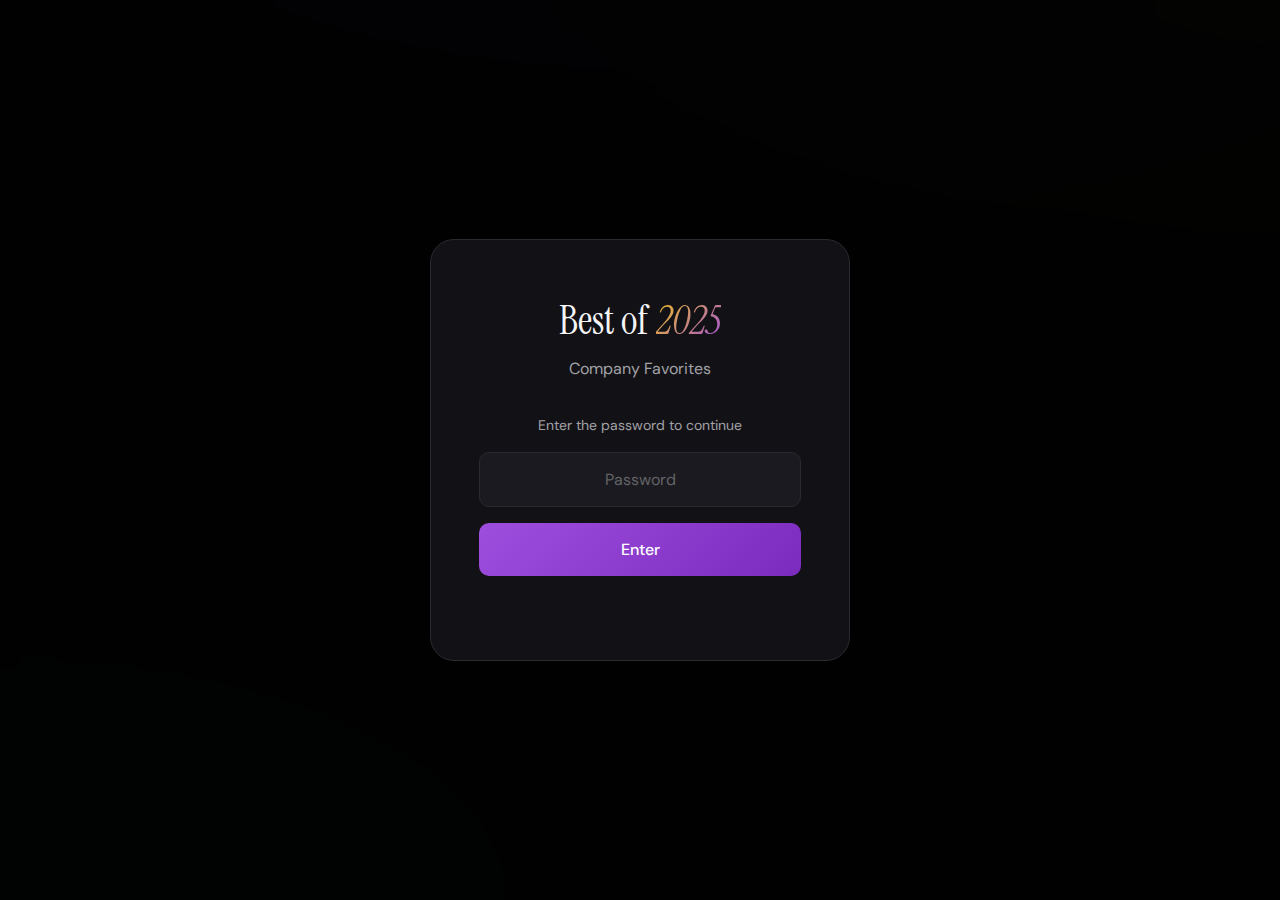
<file: index.html>
<!DOCTYPE html>
<html lang="en">
<head>
  <meta charset="UTF-8">
  <meta name="viewport" content="width=device-width, initial-scale=1.0">
  <title>Best of 2025 | Company Picks</title>
  <link rel="icon" type="image/svg+xml" href="favicon.svg">
  <link rel="stylesheet" href="styles.css">
  <link rel="preconnect" href="https://fonts.googleapis.com">
  <link rel="preconnect" href="https://fonts.gstatic.com" crossorigin>
  <link href="https://fonts.googleapis.com/css2?family=Instrument+Serif:ital@0;1&family=DM+Sans:opsz,wght@9..40,300;9..40,400;9..40,500;9..40,600&display=swap" rel="stylesheet">
</head>
<body>
  <!-- Password Gate Modal -->
  <div id="password-modal" class="modal">
    <div class="modal-content password-modal-content">
      <div class="modal-header">
        <h1>Best of <span class="year">2025</span></h1>
        <p class="tagline">Company Favorites</p>
      </div>
      <form id="password-form">
        <label for="password-input">Enter the password to continue</label>
        <input type="password" id="password-input" placeholder="Password" autocomplete="off" required>
        <button type="submit" class="btn btn-primary">Enter</button>
        <p id="password-error" class="error-text"></p>
      </form>
    </div>
  </div>

  <!-- Success Modal -->
  <div id="success-modal" class="modal" style="display: none;">
    <div class="modal-content success-modal-content">
      <div class="success-icon">✓</div>
      <h2>Rankings Submitted!</h2>
      <p>Thanks for sharing your top picks.</p>
      <button class="btn btn-primary" onclick="closeSuccessModal()">Done</button>
    </div>
  </div>

  <!-- Main App -->
  <div id="app" class="hidden">
    <header>
      <div class="header-content">
        <h1>Best of <span class="year">2025</span></h1>
        <p class="subtitle">Rank your top 3 movies, TV shows, and video games of the year</p>
      </div>
    </header>

    <main>
      <!-- Instructions -->
      <section class="instructions-section">
        <h3>How to Vote</h3>
        <ol class="instructions-list">
          <li><strong>Enter your name</strong> so we know who's voting</li>
          <li><strong>Search</strong> for your favorite 2025 releases in each category</li>
          <li><strong>Click to add</strong> picks to your rankings (up to 3 per category)</li>
          <li><strong>Reorder</strong> your picks using the arrow buttons if needed</li>
          <li><strong>Submit</strong> when you're ready — you can skip categories if you want!</li>
        </ol>
      </section>
      <!-- Voter Info -->
      <section class="voter-section">
        <label for="voter-name">Your Name</label>
        <input type="text" id="voter-name" placeholder="Enter your name" required>
      </section>

      <!-- Movie Section -->
      <section class="category-section" data-category="movie">
        <div class="category-header">
          <span class="category-icon">🎬</span>
          <h2>Top 3 Movies</h2>
        </div>
        <div class="ranked-list" id="movie-ranked"></div>
        <div class="search-container">
          <input type="text" class="search-input" id="movie-search" placeholder="Search for a movie released in 2025...">
          <div class="search-loading" id="movie-loading"></div>
        </div>
        <div class="results-grid" id="movie-results"></div>
      </section>

      <!-- TV Show Section -->
      <section class="category-section" data-category="tv">
        <div class="category-header">
          <span class="category-icon">📺</span>
          <h2>Top 3 TV Shows</h2>
        </div>
        <div class="ranked-list" id="tv-ranked"></div>
        <div class="search-container">
          <input type="text" class="search-input" id="tv-search" placeholder="Search for a TV show with 2025 episodes...">
          <div class="search-loading" id="tv-loading"></div>
        </div>
        <div class="results-grid" id="tv-results"></div>
      </section>

      <!-- Video Game Section -->
      <section class="category-section" data-category="game">
        <div class="category-header">
          <span class="category-icon">🎮</span>
          <h2>Top 3 Video Games</h2>
        </div>
        <div class="ranked-list" id="game-ranked"></div>
        <div class="search-container">
          <input type="text" class="search-input" id="game-search" placeholder="Search for a game, DLC, or expansion...">
          <div class="search-loading" id="game-loading"></div>
        </div>
        <div class="results-grid" id="game-results"></div>
      </section>

      <!-- Submit Section -->
      <section class="submit-section">
        <button id="submit-btn" class="btn btn-submit" disabled>
          <span class="btn-text">Submit Your Rankings</span>
          <span class="btn-loading">Submitting...</span>
        </button>
        <p class="submit-hint">Select at least one pick from any category</p>
      </section>
    </main>

    <footer>
      <p>Best of 2025 • Ranked Choice Edition</p>
    </footer>
  </div>

  <script src="config.js"></script>
  <script src="app.js"></script>
</body>
</html>
</file>
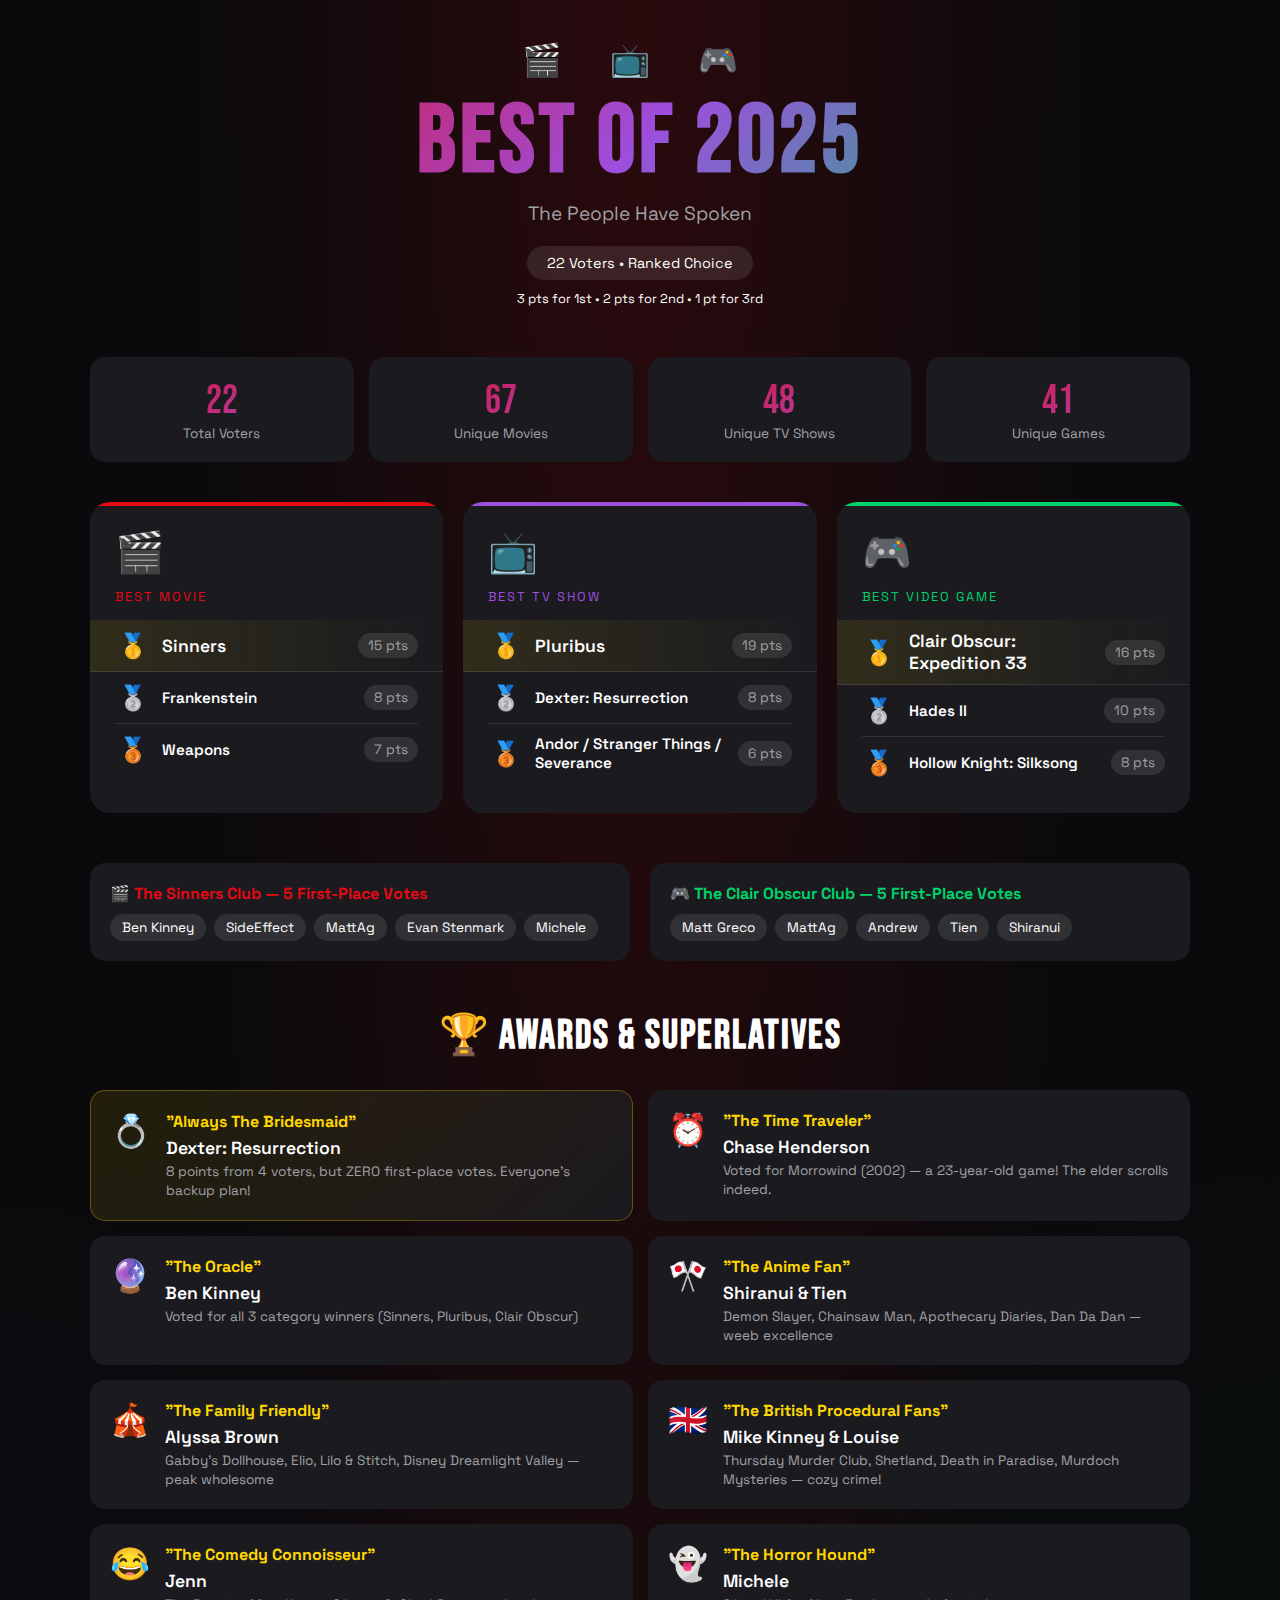
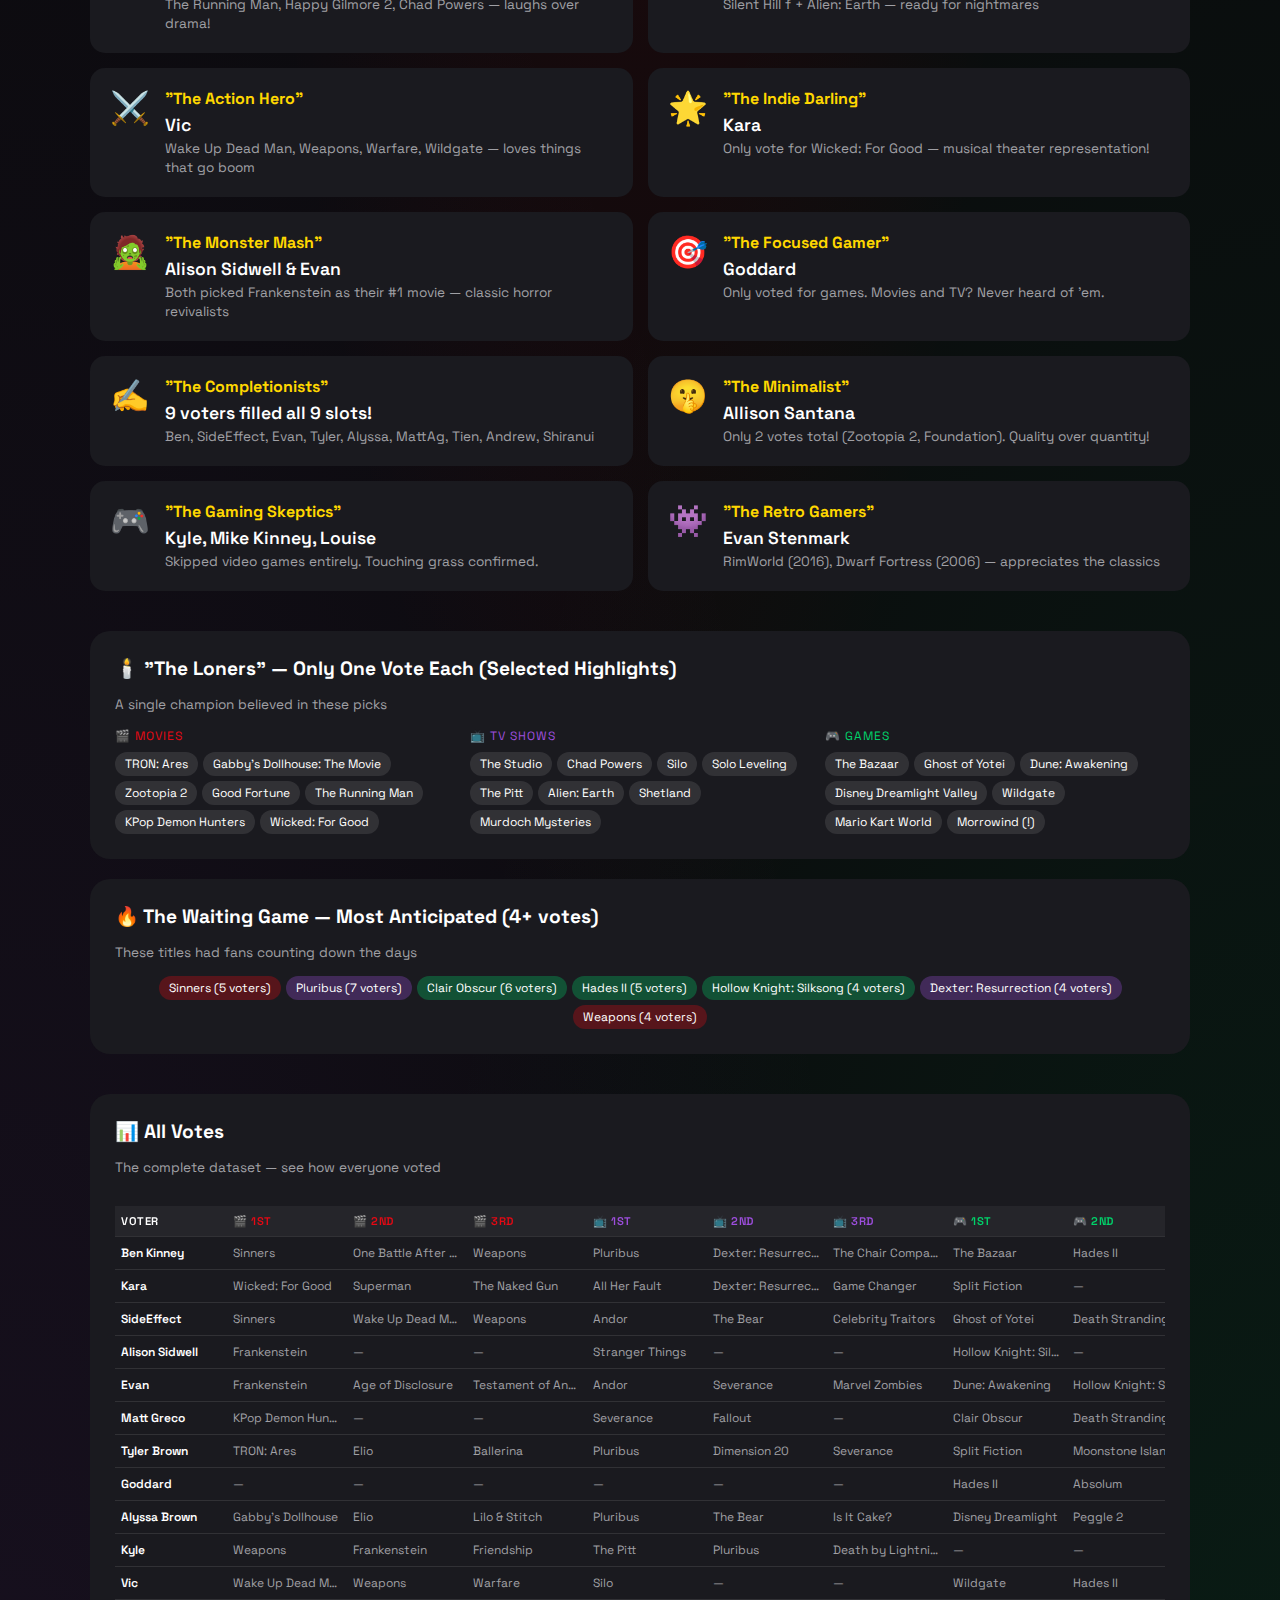
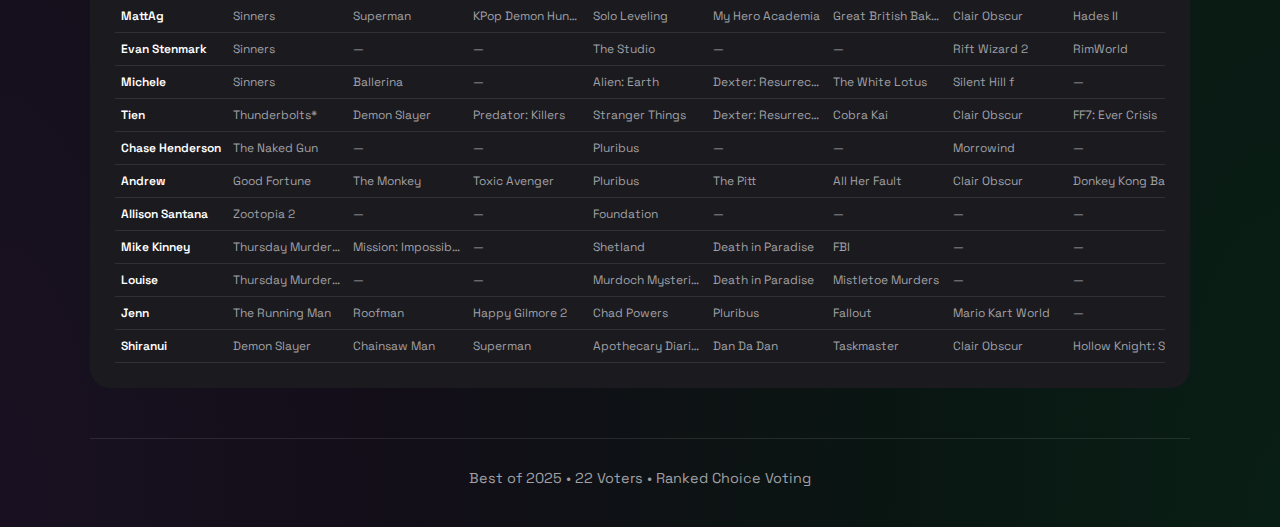
<file: results-infographic-2.html>
<!DOCTYPE html>
<html lang="en">
<head>
  <meta charset="UTF-8">
  <meta name="viewport" content="width=device-width, initial-scale=1.0">
  <title>Best of 2025 Results</title>
  <link rel="preconnect" href="https://fonts.googleapis.com">
  <link rel="preconnect" href="https://fonts.gstatic.com" crossorigin>
  <link href="https://fonts.googleapis.com/css2?family=Bebas+Neue&family=Space+Grotesk:wght@400;500;600;700&display=swap" rel="stylesheet">
  <style>
    :root {
      --gold: #FFD700;
      --silver: #C0C0C0;
      --bronze: #CD7F32;
      --movie-color: #E50914;
      --tv-color: #9D4EDD;
      --game-color: #00D26A;
      --bg-dark: #0a0a0c;
      --bg-card: #1a1a1f;
      --text-primary: #ffffff;
      --text-secondary: #a0a0a5;
    }

    * {
      margin: 0;
      padding: 0;
      box-sizing: border-box;
    }

    body {
      font-family: 'Space Grotesk', sans-serif;
      background: var(--bg-dark);
      color: var(--text-primary);
      min-height: 100vh;
      padding: 40px 20px;
      background-image: 
        radial-gradient(ellipse at top, rgba(229, 9, 20, 0.15), transparent 50%),
        radial-gradient(ellipse at bottom left, rgba(157, 78, 221, 0.1), transparent 50%),
        radial-gradient(ellipse at bottom right, rgba(0, 210, 106, 0.1), transparent 50%);
    }

    .container {
      max-width: 1100px;
      margin: 0 auto;
    }

    /* Header */
    .header {
      text-align: center;
      margin-bottom: 50px;
      position: relative;
    }

    .header::before {
      content: "🎬 📺 🎮";
      display: block;
      font-size: 2rem;
      margin-bottom: 15px;
      letter-spacing: 20px;
    }

    .header h1 {
      font-family: 'Bebas Neue', sans-serif;
      font-size: clamp(3rem, 10vw, 6rem);
      letter-spacing: 4px;
      background: linear-gradient(135deg, var(--movie-color), var(--tv-color), var(--game-color));
      -webkit-background-clip: text;
      -webkit-text-fill-color: transparent;
      background-clip: text;
      line-height: 1;
    }

    .header .subtitle {
      font-size: 1.2rem;
      color: var(--text-secondary);
      margin-top: 10px;
    }

    .header .voters {
      display: inline-block;
      margin-top: 20px;
      padding: 8px 20px;
      background: rgba(255,255,255,0.1);
      border-radius: 50px;
      font-size: 0.9rem;
    }

    /* Winners Section */
    .winners-grid {
      display: grid;
      grid-template-columns: repeat(3, 1fr);
      gap: 20px;
      margin-bottom: 50px;
    }

    @media (max-width: 768px) {
      .winners-grid {
        grid-template-columns: 1fr;
      }
    }

    .winner-card {
      background: var(--bg-card);
      border-radius: 20px;
      padding: 25px;
      position: relative;
      overflow: hidden;
    }

    .winner-card::before {
      content: "";
      position: absolute;
      top: 0;
      left: 0;
      right: 0;
      height: 4px;
    }

    .winner-card.movie::before { background: var(--movie-color); }
    .winner-card.tv::before { background: var(--tv-color); }
    .winner-card.game::before { background: var(--game-color); }

    .winner-card .category-icon {
      font-size: 2.5rem;
      margin-bottom: 10px;
    }

    .winner-card .category-label {
      font-size: 0.8rem;
      text-transform: uppercase;
      letter-spacing: 2px;
      color: var(--text-secondary);
      margin-bottom: 15px;
    }

    .winner-card.movie .category-label { color: var(--movie-color); }
    .winner-card.tv .category-label { color: var(--tv-color); }
    .winner-card.game .category-label { color: var(--game-color); }

    .podium-item {
      display: flex;
      align-items: center;
      gap: 12px;
      padding: 10px 0;
      border-bottom: 1px solid rgba(255,255,255,0.1);
    }

    .podium-item:last-child {
      border-bottom: none;
    }

    .podium-rank {
      font-size: 1.5rem;
      width: 35px;
      text-align: center;
    }

    .podium-item.first .podium-rank { color: var(--gold); }
    .podium-item.second .podium-rank { color: var(--silver); }
    .podium-item.third .podium-rank { color: var(--bronze); }

    .podium-title {
      flex: 1;
      font-weight: 600;
      font-size: 0.95rem;
    }

    .podium-item.first .podium-title {
      font-size: 1.1rem;
    }

    .podium-points {
      font-size: 0.85rem;
      color: var(--text-secondary);
      background: rgba(255,255,255,0.1);
      padding: 4px 10px;
      border-radius: 20px;
    }

    /* Fun Categories */
    .fun-section {
      margin-top: 50px;
    }

    .fun-section h2 {
      font-family: 'Bebas Neue', sans-serif;
      font-size: 2.5rem;
      text-align: center;
      margin-bottom: 30px;
      letter-spacing: 2px;
    }

    .fun-grid {
      display: grid;
      grid-template-columns: repeat(2, 1fr);
      gap: 15px;
    }

    @media (max-width: 768px) {
      .fun-grid {
        grid-template-columns: 1fr;
      }
    }

    .fun-card {
      background: var(--bg-card);
      border-radius: 15px;
      padding: 20px;
      display: flex;
      gap: 15px;
      align-items: flex-start;
    }

    .fun-card.highlight {
      background: linear-gradient(135deg, rgba(255,215,0,0.1), var(--bg-card));
      border: 1px solid rgba(255,215,0,0.3);
    }

    .fun-card .emoji {
      font-size: 2rem;
      flex-shrink: 0;
    }

    .fun-card .content h3 {
      font-size: 1rem;
      margin-bottom: 5px;
      color: var(--gold);
    }

    .fun-card .content .winner-name {
      font-weight: 600;
      font-size: 1.1rem;
      margin-bottom: 3px;
    }

    .fun-card .content .description {
      font-size: 0.85rem;
      color: var(--text-secondary);
      line-height: 1.4;
    }

    /* Special Sections */
    .special-section {
      margin-top: 40px;
      background: var(--bg-card);
      border-radius: 20px;
      padding: 25px;
    }

    .special-section h3 {
      font-size: 1.2rem;
      margin-bottom: 15px;
      display: flex;
      align-items: center;
      gap: 10px;
    }

    .special-grid {
      display: grid;
      grid-template-columns: repeat(3, 1fr);
      gap: 15px;
    }

    @media (max-width: 768px) {
      .special-grid {
        grid-template-columns: 1fr;
      }
    }

    .special-category {
      font-size: 0.85rem;
    }

    .special-category .label {
      color: var(--text-secondary);
      font-size: 0.75rem;
      text-transform: uppercase;
      letter-spacing: 1px;
      margin-bottom: 8px;
    }

    .special-category.movie .label { color: var(--movie-color); }
    .special-category.tv .label { color: var(--tv-color); }
    .special-category.game .label { color: var(--game-color); }

    .tag-list {
      display: flex;
      flex-wrap: wrap;
      gap: 5px;
    }

    .tag-item {
      background: rgba(255,255,255,0.1);
      padding: 4px 10px;
      border-radius: 20px;
      font-size: 0.75rem;
    }

    /* Stats Banner */
    .stats-banner {
      display: grid;
      grid-template-columns: repeat(4, 1fr);
      gap: 15px;
      margin: 40px 0;
    }

    @media (max-width: 768px) {
      .stats-banner {
        grid-template-columns: repeat(2, 1fr);
      }
    }

    .stat-card {
      background: var(--bg-card);
      border-radius: 15px;
      padding: 20px;
      text-align: center;
    }

    .stat-card .number {
      font-family: 'Bebas Neue', sans-serif;
      font-size: 2.5rem;
      background: linear-gradient(135deg, var(--movie-color), var(--tv-color));
      -webkit-background-clip: text;
      -webkit-text-fill-color: transparent;
      background-clip: text;
    }

    .stat-card .label {
      font-size: 0.85rem;
      color: var(--text-secondary);
    }

    /* Footer */
    .footer {
      text-align: center;
      margin-top: 50px;
      padding-top: 30px;
      border-top: 1px solid rgba(255,255,255,0.1);
      color: var(--text-secondary);
      font-size: 0.9rem;
    }

    .footer .company {
      font-family: 'Bebas Neue', sans-serif;
      font-size: 1.5rem;
      letter-spacing: 2px;
      color: var(--text-primary);
      margin-bottom: 5px;
    }

    /* Trophy highlight for first place */
    .winner-card .podium-item.first {
      background: linear-gradient(90deg, rgba(255,215,0,0.1), transparent);
      margin: 0 -25px;
      padding: 10px 25px;
      border-radius: 0;
    }

    /* Club section */
    .club-section {
      margin-top: 30px;
      display: grid;
      grid-template-columns: repeat(2, 1fr);
      gap: 20px;
    }

    @media (max-width: 768px) {
      .club-section {
        grid-template-columns: 1fr;
      }
    }

    .club-card {
      background: var(--bg-card);
      border-radius: 15px;
      padding: 20px;
    }

    .club-card h4 {
      font-size: 1rem;
      margin-bottom: 10px;
      display: flex;
      align-items: center;
      gap: 8px;
    }

    .club-card .members {
      display: flex;
      flex-wrap: wrap;
      gap: 8px;
    }

    .club-card .member {
      background: rgba(255,255,255,0.1);
      padding: 5px 12px;
      border-radius: 20px;
      font-size: 0.85rem;
    }

    .club-card.sinners h4 { color: var(--movie-color); }
    .club-card.clair h4 { color: var(--game-color); }
    .club-card.pluribus h4 { color: var(--tv-color); }
  </style>
</head>
<body>
  <div class="container">
    <!-- Header -->
    <header class="header">
      <h1>BEST OF 2025</h1>
      <p class="subtitle">The People Have Spoken</p>
      <div class="voters">22 Voters • Ranked Choice</div>
      <p style="margin-top: 10px; font-size: 0.8rem;">3 pts for 1st • 2 pts for 2nd • 1 pt for 3rd</p>
    </header>

    <!-- Stats Banner -->
    <div class="stats-banner">
      <div class="stat-card">
        <div class="number">22</div>
        <div class="label">Total Voters</div>
      </div>
      <div class="stat-card">
        <div class="number">67</div>
        <div class="label">Unique Movies</div>
      </div>
      <div class="stat-card">
        <div class="number">48</div>
        <div class="label">Unique TV Shows</div>
      </div>
      <div class="stat-card">
        <div class="number">41</div>
        <div class="label">Unique Games</div>
      </div>
    </div>

    <!-- Winners -->
    <div class="winners-grid">
      <!-- Movies -->
      <div class="winner-card movie">
        <div class="category-icon">🎬</div>
        <div class="category-label">Best Movie</div>
        <div class="podium-item first">
          <span class="podium-rank">🥇</span>
          <span class="podium-title">Sinners</span>
          <span class="podium-points">15 pts</span>
        </div>
        <div class="podium-item second">
          <span class="podium-rank">🥈</span>
          <span class="podium-title">Frankenstein</span>
          <span class="podium-points">8 pts</span>
        </div>
        <div class="podium-item third">
          <span class="podium-rank">🥉</span>
          <span class="podium-title">Weapons</span>
          <span class="podium-points">7 pts</span>
        </div>
      </div>

      <!-- TV -->
      <div class="winner-card tv">
        <div class="category-icon">📺</div>
        <div class="category-label">Best TV Show</div>
        <div class="podium-item first">
          <span class="podium-rank">🥇</span>
          <span class="podium-title">Pluribus</span>
          <span class="podium-points">19 pts</span>
        </div>
        <div class="podium-item second">
          <span class="podium-rank">🥈</span>
          <span class="podium-title">Dexter: Resurrection</span>
          <span class="podium-points">8 pts</span>
        </div>
        <div class="podium-item third">
          <span class="podium-rank">🥉</span>
          <span class="podium-title">Andor / Stranger Things / Severance</span>
          <span class="podium-points">6 pts</span>
        </div>
      </div>

      <!-- Games -->
      <div class="winner-card game">
        <div class="category-icon">🎮</div>
        <div class="category-label">Best Video Game</div>
        <div class="podium-item first">
          <span class="podium-rank">🥇</span>
          <span class="podium-title">Clair Obscur: Expedition 33</span>
          <span class="podium-points">16 pts</span>
        </div>
        <div class="podium-item second">
          <span class="podium-rank">🥈</span>
          <span class="podium-title">Hades II</span>
          <span class="podium-points">10 pts</span>
        </div>
        <div class="podium-item third">
          <span class="podium-rank">🥉</span>
          <span class="podium-title">Hollow Knight: Silksong</span>
          <span class="podium-points">8 pts</span>
        </div>
      </div>
    </div>

    <!-- Winner Clubs -->
    <div class="club-section">
      <div class="club-card sinners">
        <h4>🎬 The Sinners Club — 5 First-Place Votes</h4>
        <div class="members">
          <span class="member">Ben Kinney</span>
          <span class="member">SideEffect</span>
          <span class="member">MattAg</span>
          <span class="member">Evan Stenmark</span>
          <span class="member">Michele</span>
        </div>
      </div>
      <div class="club-card clair">
        <h4>🎮 The Clair Obscur Club — 5 First-Place Votes</h4>
        <div class="members">
          <span class="member">Matt Greco</span>
          <span class="member">MattAg</span>
          <span class="member">Andrew</span>
          <span class="member">Tien</span>
          <span class="member">Shiranui</span>
        </div>
      </div>
    </div>

    <!-- Fun Categories -->
    <section class="fun-section">
      <h2>🏆 AWARDS & SUPERLATIVES</h2>
      
      <div class="fun-grid">
        <div class="fun-card highlight">
          <span class="emoji">💍</span>
          <div class="content">
            <h3>"Always The Bridesmaid"</h3>
            <div class="winner-name">Dexter: Resurrection</div>
            <div class="description">8 points from 4 voters, but ZERO first-place votes. Everyone's backup plan!</div>
          </div>
        </div>

        <div class="fun-card">
          <span class="emoji">⏰</span>
          <div class="content">
            <h3>"The Time Traveler"</h3>
            <div class="winner-name">Chase Henderson</div>
            <div class="description">Voted for Morrowind (2002) — a 23-year-old game! The elder scrolls indeed.</div>
          </div>
        </div>

        <div class="fun-card">
          <span class="emoji">🔮</span>
          <div class="content">
            <h3>"The Oracle"</h3>
            <div class="winner-name">Ben Kinney</div>
            <div class="description">Voted for all 3 category winners (Sinners, Pluribus, Clair Obscur)</div>
          </div>
        </div>

        <div class="fun-card">
          <span class="emoji">🎌</span>
          <div class="content">
            <h3>"The Anime Fan"</h3>
            <div class="winner-name">Shiranui & Tien</div>
            <div class="description">Demon Slayer, Chainsaw Man, Apothecary Diaries, Dan Da Dan — weeb excellence</div>
          </div>
        </div>

        <div class="fun-card">
          <span class="emoji">🎪</span>
          <div class="content">
            <h3>"The Family Friendly"</h3>
            <div class="winner-name">Alyssa Brown</div>
            <div class="description">Gabby's Dollhouse, Elio, Lilo & Stitch, Disney Dreamlight Valley — peak wholesome</div>
          </div>
        </div>

        <div class="fun-card">
          <span class="emoji">🇬🇧</span>
          <div class="content">
            <h3>"The British Procedural Fans"</h3>
            <div class="winner-name">Mike Kinney & Louise</div>
            <div class="description">Thursday Murder Club, Shetland, Death in Paradise, Murdoch Mysteries — cozy crime!</div>
          </div>
        </div>

        <div class="fun-card">
          <span class="emoji">😂</span>
          <div class="content">
            <h3>"The Comedy Connoisseur"</h3>
            <div class="winner-name">Jenn</div>
            <div class="description">The Running Man, Happy Gilmore 2, Chad Powers — laughs over drama!</div>
          </div>
        </div>

        <div class="fun-card">
          <span class="emoji">👻</span>
          <div class="content">
            <h3>"The Horror Hound"</h3>
            <div class="winner-name">Michele</div>
            <div class="description">Silent Hill f + Alien: Earth — ready for nightmares</div>
          </div>
        </div>

        <div class="fun-card">
          <span class="emoji">⚔️</span>
          <div class="content">
            <h3>"The Action Hero"</h3>
            <div class="winner-name">Vic</div>
            <div class="description">Wake Up Dead Man, Weapons, Warfare, Wildgate — loves things that go boom</div>
          </div>
        </div>

        <div class="fun-card">
          <span class="emoji">🌟</span>
          <div class="content">
            <h3>"The Indie Darling"</h3>
            <div class="winner-name">Kara</div>
            <div class="description">Only vote for Wicked: For Good — musical theater representation!</div>
          </div>
        </div>

        <div class="fun-card">
          <span class="emoji">🧟</span>
          <div class="content">
            <h3>"The Monster Mash"</h3>
            <div class="winner-name">Alison Sidwell & Evan</div>
            <div class="description">Both picked Frankenstein as their #1 movie — classic horror revivalists</div>
          </div>
        </div>

        <div class="fun-card">
          <span class="emoji">🎯</span>
          <div class="content">
            <h3>"The Focused Gamer"</h3>
            <div class="winner-name">Goddard</div>
            <div class="description">Only voted for games. Movies and TV? Never heard of 'em.</div>
          </div>
        </div>

        <div class="fun-card">
          <span class="emoji">✍️</span>
          <div class="content">
            <h3>"The Completionists"</h3>
            <div class="winner-name">9 voters filled all 9 slots!</div>
            <div class="description">Ben, SideEffect, Evan, Tyler, Alyssa, MattAg, Tien, Andrew, Shiranui</div>
          </div>
        </div>

        <div class="fun-card">
          <span class="emoji">🤫</span>
          <div class="content">
            <h3>"The Minimalist"</h3>
            <div class="winner-name">Allison Santana</div>
            <div class="description">Only 2 votes total (Zootopia 2, Foundation). Quality over quantity!</div>
          </div>
        </div>

        <div class="fun-card">
          <span class="emoji">🎮</span>
          <div class="content">
            <h3>"The Gaming Skeptics"</h3>
            <div class="winner-name">Kyle, Mike Kinney, Louise</div>
            <div class="description">Skipped video games entirely. Touching grass confirmed.</div>
          </div>
        </div>

        <div class="fun-card">
          <span class="emoji">👾</span>
          <div class="content">
            <h3>"The Retro Gamers"</h3>
            <div class="winner-name">Evan Stenmark</div>
            <div class="description">RimWorld (2016), Dwarf Fortress (2006) — appreciates the classics</div>
          </div>
        </div>
      </div>
    </section>

    <!-- Loner Section -->
    <section class="special-section">
      <h3>🕯️ "The Loners" — Only One Vote Each (Selected Highlights)</h3>
      <p style="color: var(--text-secondary); font-size: 0.85rem; margin-bottom: 15px;">A single champion believed in these picks</p>
      
      <div class="special-grid">
        <div class="special-category movie">
          <div class="label">🎬 Movies</div>
          <div class="tag-list">
            <span class="tag-item">TRON: Ares</span>
            <span class="tag-item">Gabby's Dollhouse: The Movie</span>
            <span class="tag-item">Zootopia 2</span>
            <span class="tag-item">Good Fortune</span>
            <span class="tag-item">The Running Man</span>
            <span class="tag-item">KPop Demon Hunters</span>
            <span class="tag-item">Wicked: For Good</span>
          </div>
        </div>
        
        <div class="special-category tv">
          <div class="label">📺 TV Shows</div>
          <div class="tag-list">
            <span class="tag-item">The Studio</span>
            <span class="tag-item">Chad Powers</span>
            <span class="tag-item">Silo</span>
            <span class="tag-item">Solo Leveling</span>
            <span class="tag-item">The Pitt</span>
            <span class="tag-item">Alien: Earth</span>
            <span class="tag-item">Shetland</span>
            <span class="tag-item">Murdoch Mysteries</span>
          </div>
        </div>
        
        <div class="special-category game">
          <div class="label">🎮 Games</div>
          <div class="tag-list">
            <span class="tag-item">The Bazaar</span>
            <span class="tag-item">Ghost of Yotei</span>
            <span class="tag-item">Dune: Awakening</span>
            <span class="tag-item">Disney Dreamlight Valley</span>
            <span class="tag-item">Wildgate</span>
            <span class="tag-item">Mario Kart World</span>
            <span class="tag-item">Morrowind (!)</span>
          </div>
        </div>
      </div>
    </section>

    <!-- Most Anticipated -->
    <section class="special-section" style="margin-top: 20px;">
      <h3>🔥 The Waiting Game — Most Anticipated (4+ votes)</h3>
      <p style="color: var(--text-secondary); font-size: 0.85rem; margin-bottom: 15px;">These titles had fans counting down the days</p>
      
      <div class="tag-list" style="justify-content: center;">
        <span class="tag-item" style="background: rgba(229, 9, 20, 0.3);">Sinners (5 voters)</span>
        <span class="tag-item" style="background: rgba(157, 78, 221, 0.3);">Pluribus (7 voters)</span>
        <span class="tag-item" style="background: rgba(0, 210, 106, 0.3);">Clair Obscur (6 voters)</span>
        <span class="tag-item" style="background: rgba(0, 210, 106, 0.3);">Hades II (5 voters)</span>
        <span class="tag-item" style="background: rgba(0, 210, 106, 0.3);">Hollow Knight: Silksong (4 voters)</span>
        <span class="tag-item" style="background: rgba(157, 78, 221, 0.3);">Dexter: Resurrection (4 voters)</span>
        <span class="tag-item" style="background: rgba(229, 9, 20, 0.3);">Weapons (4 voters)</span>
      </div>
    </section>

    <!-- Raw Votes Table -->
    <section class="special-section" style="margin-top: 40px;">
      <h3>📊 All Votes</h3>
      <p style="color: var(--text-secondary); font-size: 0.85rem; margin-bottom: 15px;">The complete dataset — see how everyone voted</p>
      
      <div style="overflow-x: auto;">
        <table class="votes-table">
          <thead>
            <tr>
              <th>Voter</th>
              <th class="movie-col">🎬 1st</th>
              <th class="movie-col">🎬 2nd</th>
              <th class="movie-col">🎬 3rd</th>
              <th class="tv-col">📺 1st</th>
              <th class="tv-col">📺 2nd</th>
              <th class="tv-col">📺 3rd</th>
              <th class="game-col">🎮 1st</th>
              <th class="game-col">🎮 2nd</th>
              <th class="game-col">🎮 3rd</th>
            </tr>
          </thead>
          <tbody>
            <tr>
              <td class="voter-name">Ben Kinney</td>
              <td>Sinners</td>
              <td>One Battle After Another</td>
              <td>Weapons</td>
              <td>Pluribus</td>
              <td>Dexter: Resurrection</td>
              <td>The Chair Company</td>
              <td>The Bazaar</td>
              <td>Hades II</td>
              <td>Clair Obscur</td>
            </tr>
            <tr>
              <td class="voter-name">Kara</td>
              <td>Wicked: For Good</td>
              <td>Superman</td>
              <td>The Naked Gun</td>
              <td>All Her Fault</td>
              <td>Dexter: Resurrection</td>
              <td>Game Changer</td>
              <td>Split Fiction</td>
              <td>—</td>
              <td>—</td>
            </tr>
            <tr>
              <td class="voter-name">SideEffect</td>
              <td>Sinners</td>
              <td>Wake Up Dead Man</td>
              <td>Weapons</td>
              <td>Andor</td>
              <td>The Bear</td>
              <td>Celebrity Traitors</td>
              <td>Ghost of Yotei</td>
              <td>Death Stranding 2</td>
              <td>Schedule I</td>
            </tr>
            <tr>
              <td class="voter-name">Alison Sidwell</td>
              <td>Frankenstein</td>
              <td>—</td>
              <td>—</td>
              <td>Stranger Things</td>
              <td>—</td>
              <td>—</td>
              <td>Hollow Knight: Silksong</td>
              <td>—</td>
              <td>—</td>
            </tr>
            <tr>
              <td class="voter-name">Evan</td>
              <td>Frankenstein</td>
              <td>Age of Disclosure</td>
              <td>Testament of Ann Lee</td>
              <td>Andor</td>
              <td>Severance</td>
              <td>Marvel Zombies</td>
              <td>Dune: Awakening</td>
              <td>Hollow Knight: Silksong</td>
              <td>Kingdom Come II</td>
            </tr>
            <tr>
              <td class="voter-name">Matt Greco</td>
              <td>KPop Demon Hunters</td>
              <td>—</td>
              <td>—</td>
              <td>Severance</td>
              <td>Fallout</td>
              <td>—</td>
              <td>Clair Obscur</td>
              <td>Death Stranding 2</td>
              <td>Dispatch</td>
            </tr>
            <tr>
              <td class="voter-name">Tyler Brown</td>
              <td>TRON: Ares</td>
              <td>Elio</td>
              <td>Ballerina</td>
              <td>Pluribus</td>
              <td>Dimension 20</td>
              <td>Severance</td>
              <td>Split Fiction</td>
              <td>Moonstone Island</td>
              <td>LEGO Party!</td>
            </tr>
            <tr>
              <td class="voter-name">Goddard</td>
              <td>—</td>
              <td>—</td>
              <td>—</td>
              <td>—</td>
              <td>—</td>
              <td>—</td>
              <td>Hades II</td>
              <td>Absolum</td>
              <td>Hollow Knight: Silksong</td>
            </tr>
            <tr>
              <td class="voter-name">Alyssa Brown</td>
              <td>Gabby's Dollhouse</td>
              <td>Elio</td>
              <td>Lilo & Stitch</td>
              <td>Pluribus</td>
              <td>The Bear</td>
              <td>Is It Cake?</td>
              <td>Disney Dreamlight</td>
              <td>Peggle 2</td>
              <td>Mario Kart World</td>
            </tr>
            <tr>
              <td class="voter-name">Kyle</td>
              <td>Weapons</td>
              <td>Frankenstein</td>
              <td>Friendship</td>
              <td>The Pitt</td>
              <td>Pluribus</td>
              <td>Death by Lightning</td>
              <td>—</td>
              <td>—</td>
              <td>—</td>
            </tr>
            <tr>
              <td class="voter-name">Vic</td>
              <td>Wake Up Dead Man</td>
              <td>Weapons</td>
              <td>Warfare</td>
              <td>Silo</td>
              <td>—</td>
              <td>—</td>
              <td>Wildgate</td>
              <td>Hades II</td>
              <td>Ball x Pit</td>
            </tr>
            <tr>
              <td class="voter-name">MattAg</td>
              <td>Sinners</td>
              <td>Superman</td>
              <td>KPop Demon Hunters</td>
              <td>Solo Leveling</td>
              <td>My Hero Academia</td>
              <td>Great British Bake Off</td>
              <td>Clair Obscur</td>
              <td>Hades II</td>
              <td>Schedule I</td>
            </tr>
            <tr>
              <td class="voter-name">Evan Stenmark</td>
              <td>Sinners</td>
              <td>—</td>
              <td>—</td>
              <td>The Studio</td>
              <td>—</td>
              <td>—</td>
              <td>Rift Wizard 2</td>
              <td>RimWorld</td>
              <td>Dwarf Fortress</td>
            </tr>
            <tr>
              <td class="voter-name">Michele</td>
              <td>Sinners</td>
              <td>Ballerina</td>
              <td>—</td>
              <td>Alien: Earth</td>
              <td>Dexter: Resurrection</td>
              <td>The White Lotus</td>
              <td>Silent Hill f</td>
              <td>—</td>
              <td>—</td>
            </tr>
            <tr>
              <td class="voter-name">Tien</td>
              <td>Thunderbolts*</td>
              <td>Demon Slayer</td>
              <td>Predator: Killers</td>
              <td>Stranger Things</td>
              <td>Dexter: Resurrection</td>
              <td>Cobra Kai</td>
              <td>Clair Obscur</td>
              <td>FF7: Ever Crisis</td>
              <td>Silent Hill f</td>
            </tr>
            <tr>
              <td class="voter-name">Chase Henderson</td>
              <td>The Naked Gun</td>
              <td>—</td>
              <td>—</td>
              <td>Pluribus</td>
              <td>—</td>
              <td>—</td>
              <td>Morrowind</td>
              <td>—</td>
              <td>—</td>
            </tr>
            <tr>
              <td class="voter-name">Andrew</td>
              <td>Good Fortune</td>
              <td>The Monkey</td>
              <td>Toxic Avenger</td>
              <td>Pluribus</td>
              <td>The Pitt</td>
              <td>All Her Fault</td>
              <td>Clair Obscur</td>
              <td>Donkey Kong Bananza</td>
              <td>ARC Raiders</td>
            </tr>
            <tr>
              <td class="voter-name">Allison Santana</td>
              <td>Zootopia 2</td>
              <td>—</td>
              <td>—</td>
              <td>Foundation</td>
              <td>—</td>
              <td>—</td>
              <td>—</td>
              <td>—</td>
              <td>—</td>
            </tr>
            <tr>
              <td class="voter-name">Mike Kinney</td>
              <td>Thursday Murder Club</td>
              <td>Mission: Impossible</td>
              <td>—</td>
              <td>Shetland</td>
              <td>Death in Paradise</td>
              <td>FBI</td>
              <td>—</td>
              <td>—</td>
              <td>—</td>
            </tr>
            <tr>
              <td class="voter-name">Louise</td>
              <td>Thursday Murder Club</td>
              <td>—</td>
              <td>—</td>
              <td>Murdoch Mysteries</td>
              <td>Death in Paradise</td>
              <td>Mistletoe Murders</td>
              <td>—</td>
              <td>—</td>
              <td>—</td>
            </tr>
            <tr>
              <td class="voter-name">Jenn</td>
              <td>The Running Man</td>
              <td>Roofman</td>
              <td>Happy Gilmore 2</td>
              <td>Chad Powers</td>
              <td>Pluribus</td>
              <td>Fallout</td>
              <td>Mario Kart World</td>
              <td>—</td>
              <td>—</td>
            </tr>
            <tr>
              <td class="voter-name">Shiranui</td>
              <td>Demon Slayer</td>
              <td>Chainsaw Man</td>
              <td>Superman</td>
              <td>Apothecary Diaries</td>
              <td>Dan Da Dan</td>
              <td>Taskmaster</td>
              <td>Clair Obscur</td>
              <td>Hollow Knight: Silksong</td>
              <td>Hades II</td>
            </tr>
          </tbody>
        </table>
      </div>
    </section>

    <!-- Footer -->
    <footer class="footer">
      <p>Best of 2025 • 22 Voters • Ranked Choice Voting</p>
    </footer>
  </div>

  <style>
    .votes-table {
      width: 100%;
      border-collapse: collapse;
      font-size: 0.75rem;
      margin-top: 15px;
    }

    .votes-table th,
    .votes-table td {
      padding: 8px 6px;
      text-align: left;
      border-bottom: 1px solid rgba(255,255,255,0.1);
      white-space: nowrap;
    }

    .votes-table th {
      background: rgba(255,255,255,0.05);
      font-weight: 600;
      font-size: 0.7rem;
      text-transform: uppercase;
      letter-spacing: 0.5px;
      position: sticky;
      top: 0;
    }

    .votes-table .movie-col { color: var(--movie-color); }
    .votes-table .tv-col { color: var(--tv-color); }
    .votes-table .game-col { color: var(--game-color); }

    .votes-table .voter-name {
      font-weight: 600;
      color: var(--text-primary);
      position: sticky;
      left: 0;
      background: var(--bg-card);
      min-width: 100px;
    }

    .votes-table td {
      color: var(--text-secondary);
      max-width: 120px;
      overflow: hidden;
      text-overflow: ellipsis;
    }

    .votes-table tbody tr:hover {
      background: rgba(255,255,255,0.05);
    }

    .votes-table tbody tr:hover td {
      color: var(--text-primary);
    }
  </style>
</body>
</html>
</file>
<file: styles.css>
/* ==========================================
   Best of 2025 - Styles
   Ranked Choice Edition
   ========================================== */

:root {
  /* Core palette - deep cinema-inspired dark theme */
  --bg-primary: #0a0a0c;
  --bg-secondary: #121216;
  --bg-tertiary: #1a1a20;
  --bg-card: #16161b;
  
  /* Text */
  --text-primary: #f5f5f7;
  --text-secondary: #a1a1a6;
  --text-muted: #636366;
  
  /* Category accent colors */
  --movie-accent: #f5c518;      /* IMDB gold */
  --movie-glow: rgba(245, 197, 24, 0.15);
  --tv-accent: #9d4edd;         /* Rich purple */
  --tv-glow: rgba(157, 78, 221, 0.15);
  --game-accent: #00d26a;       /* Vibrant green */
  --game-glow: rgba(0, 210, 106, 0.15);
  
  /* Rank colors - medal inspired */
  --rank-1: #ffd700;            /* Gold */
  --rank-1-bg: rgba(255, 215, 0, 0.15);
  --rank-2: #c0c0c0;            /* Silver */
  --rank-2-bg: rgba(192, 192, 192, 0.12);
  --rank-3: #cd7f32;            /* Bronze */
  --rank-3-bg: rgba(205, 127, 50, 0.12);
  
  /* UI colors */
  --border-color: #2a2a30;
  --border-hover: #3a3a42;
  --success-color: #34c759;
  --error-color: #ff453a;
  
  /* Spacing */
  --space-xs: 0.25rem;
  --space-sm: 0.5rem;
  --space-md: 1rem;
  --space-lg: 1.5rem;
  --space-xl: 2rem;
  --space-2xl: 3rem;
  
  /* Typography */
  --font-display: 'Instrument Serif', Georgia, serif;
  --font-body: 'DM Sans', -apple-system, BlinkMacSystemFont, sans-serif;
  
  /* Transitions */
  --transition-fast: 150ms ease;
  --transition-normal: 250ms ease;
  --transition-slow: 400ms ease;
  
  /* Border radius */
  --radius-sm: 6px;
  --radius-md: 10px;
  --radius-lg: 16px;
  --radius-xl: 24px;
}

/* ==========================================
   Reset & Base
   ========================================== */

*, *::before, *::after {
  box-sizing: border-box;
  margin: 0;
  padding: 0;
}

html {
  font-size: 16px;
  -webkit-font-smoothing: antialiased;
  -moz-osx-font-smoothing: grayscale;
}

body {
  font-family: var(--font-body);
  background: var(--bg-primary);
  color: var(--text-primary);
  line-height: 1.6;
  min-height: 100vh;
  
  /* Subtle gradient background */
  background-image: 
    radial-gradient(ellipse 80% 50% at 50% -20%, rgba(157, 78, 221, 0.08), transparent),
    radial-gradient(ellipse 60% 40% at 100% 0%, rgba(245, 197, 24, 0.05), transparent),
    radial-gradient(ellipse 60% 40% at 0% 100%, rgba(0, 210, 106, 0.05), transparent);
  background-attachment: fixed;
}

.hidden {
  display: none !important;
}

/* ==========================================
   Modal Styles
   ========================================== */

.modal {
  position: fixed;
  inset: 0;
  background: rgba(0, 0, 0, 0.85);
  backdrop-filter: blur(8px);
  display: flex;
  align-items: center;
  justify-content: center;
  z-index: 1000;
  padding: var(--space-md);
}

.modal-content {
  background: var(--bg-secondary);
  border: 1px solid var(--border-color);
  border-radius: var(--radius-xl);
  padding: var(--space-2xl);
  max-width: 420px;
  width: 100%;
  text-align: center;
  animation: modalSlideIn 0.4s ease;
}

@keyframes modalSlideIn {
  from {
    opacity: 0;
    transform: translateY(-20px) scale(0.96);
  }
  to {
    opacity: 1;
    transform: translateY(0) scale(1);
  }
}

.modal-header h1 {
  font-family: var(--font-display);
  font-size: 2.5rem;
  font-weight: 400;
  margin-bottom: var(--space-xs);
}

.modal-header .year {
  font-style: italic;
  background: linear-gradient(135deg, var(--movie-accent), var(--tv-accent));
  -webkit-background-clip: text;
  -webkit-text-fill-color: transparent;
  background-clip: text;
}

.tagline {
  color: var(--text-secondary);
  font-size: 1rem;
  margin-bottom: var(--space-xl);
}

/* Password Form */
#password-form {
  display: flex;
  flex-direction: column;
  gap: var(--space-md);
}

#password-form label {
  color: var(--text-secondary);
  font-size: 0.875rem;
}

#password-input {
  padding: var(--space-md);
  background: var(--bg-tertiary);
  border: 1px solid var(--border-color);
  border-radius: var(--radius-md);
  color: var(--text-primary);
  font-size: 1rem;
  font-family: var(--font-body);
  text-align: center;
  transition: border-color var(--transition-fast);
}

#password-input:focus {
  outline: none;
  border-color: var(--tv-accent);
}

#password-input::placeholder {
  color: var(--text-muted);
}

.error-text {
  color: var(--error-color);
  font-size: 0.875rem;
  min-height: 1.25rem;
}

/* Success Modal */
.success-modal-content {
  padding: var(--space-2xl) var(--space-xl);
}

.success-icon {
  width: 72px;
  height: 72px;
  border-radius: 50%;
  background: linear-gradient(135deg, var(--success-color), #2ca44e);
  display: flex;
  align-items: center;
  justify-content: center;
  font-size: 2rem;
  color: white;
  margin: 0 auto var(--space-lg);
  animation: successPop 0.5s ease;
}

@keyframes successPop {
  0% { transform: scale(0); }
  50% { transform: scale(1.1); }
  100% { transform: scale(1); }
}

.success-modal-content h2 {
  font-family: var(--font-display);
  font-size: 1.75rem;
  margin-bottom: var(--space-sm);
}

.success-modal-content p {
  color: var(--text-secondary);
  margin-bottom: var(--space-xl);
}

/* ==========================================
   Buttons
   ========================================== */

.btn {
  padding: var(--space-md) var(--space-xl);
  border: none;
  border-radius: var(--radius-md);
  font-family: var(--font-body);
  font-size: 1rem;
  font-weight: 500;
  cursor: pointer;
  transition: all var(--transition-fast);
}

.btn-primary {
  background: linear-gradient(135deg, var(--tv-accent), #7b2cbf);
  color: white;
}

.btn-primary:hover {
  transform: translateY(-2px);
  box-shadow: 0 8px 24px rgba(157, 78, 221, 0.3);
}

.btn-primary:active {
  transform: translateY(0);
}

.btn-submit {
  width: 100%;
  max-width: 360px;
  padding: var(--space-lg) var(--space-xl);
  font-size: 1.125rem;
  background: linear-gradient(135deg, var(--movie-accent), #d4a817);
  color: #0a0a0c;
}

.btn-submit:disabled {
  background: var(--bg-tertiary);
  color: var(--text-muted);
  cursor: not-allowed;
  transform: none;
  box-shadow: none;
}

.btn-submit:not(:disabled):hover {
  box-shadow: 0 8px 32px rgba(245, 197, 24, 0.35);
}

.btn-submit.loading .btn-text {
  display: none;
}

.btn-submit .btn-loading {
  display: none;
}

.btn-submit.loading .btn-loading {
  display: inline;
}

/* ==========================================
   Header
   ========================================== */

header {
  padding: var(--space-2xl) var(--space-md);
  text-align: center;
  border-bottom: 1px solid var(--border-color);
  background: linear-gradient(to bottom, var(--bg-secondary), transparent);
}

.header-content h1 {
  font-family: var(--font-display);
  font-size: clamp(2.5rem, 8vw, 4rem);
  font-weight: 400;
  margin-bottom: var(--space-sm);
}

.header-content .year {
  font-style: italic;
  background: linear-gradient(135deg, var(--movie-accent), var(--tv-accent), var(--game-accent));
  -webkit-background-clip: text;
  -webkit-text-fill-color: transparent;
  background-clip: text;
}

.subtitle {
  color: var(--text-secondary);
  font-size: 1.125rem;
  max-width: 480px;
  margin: 0 auto;
}

/* ==========================================
   Main Content
   ========================================== */

main {
  max-width: 900px;
  margin: 0 auto;
  padding: var(--space-xl) var(--space-md);
}

/* Instructions Section */
.instructions-section {
  margin-bottom: var(--space-2xl);
  padding: var(--space-lg) var(--space-xl);
  background: linear-gradient(135deg, var(--bg-card), var(--bg-secondary));
  border: 1px solid var(--border-color);
  border-radius: var(--radius-lg);
}

.instructions-section h3 {
  font-family: var(--font-display);
  font-size: 1.25rem;
  font-weight: 400;
  margin-bottom: var(--space-md);
  color: var(--text-primary);
}

.instructions-list {
  display: grid;
  gap: var(--space-sm);
  padding-left: var(--space-lg);
  color: var(--text-secondary);
  font-size: 0.9rem;
  line-height: 1.6;
}

.instructions-list li {
  padding-left: var(--space-xs);
}

.instructions-list li::marker {
  color: var(--tv-accent);
  font-weight: 600;
}

.instructions-list strong {
  color: var(--text-primary);
  font-weight: 500;
}

/* Voter Section */
.voter-section {
  margin-bottom: var(--space-2xl);
  text-align: center;
}

.voter-section label {
  display: block;
  color: var(--text-secondary);
  font-size: 0.875rem;
  margin-bottom: var(--space-sm);
}

#voter-name {
  width: 100%;
  max-width: 360px;
  padding: var(--space-md) var(--space-lg);
  background: var(--bg-card);
  border: 1px solid var(--border-color);
  border-radius: var(--radius-md);
  color: var(--text-primary);
  font-size: 1rem;
  font-family: var(--font-body);
  text-align: center;
  transition: border-color var(--transition-fast);
}

#voter-name:focus {
  outline: none;
  border-color: var(--tv-accent);
}

#voter-name::placeholder {
  color: var(--text-muted);
}

/* ==========================================
   Category Sections
   ========================================== */

.category-section {
  margin-bottom: var(--space-2xl);
  padding: var(--space-xl);
  background: var(--bg-card);
  border: 1px solid var(--border-color);
  border-radius: var(--radius-lg);
  transition: border-color var(--transition-normal);
}

/* Category-specific accents */
.category-section[data-category="movie"] {
  border-left: 3px solid var(--movie-accent);
}

.category-section[data-category="movie"]:hover {
  border-color: var(--movie-accent);
  box-shadow: 0 0 40px var(--movie-glow);
}

.category-section[data-category="tv"] {
  border-left: 3px solid var(--tv-accent);
}

.category-section[data-category="tv"]:hover {
  border-color: var(--tv-accent);
  box-shadow: 0 0 40px var(--tv-glow);
}

.category-section[data-category="game"] {
  border-left: 3px solid var(--game-accent);
}

.category-section[data-category="game"]:hover {
  border-color: var(--game-accent);
  box-shadow: 0 0 40px var(--game-glow);
}

.category-header {
  display: flex;
  align-items: center;
  gap: var(--space-md);
  margin-bottom: var(--space-lg);
}

.category-icon {
  font-size: 1.75rem;
}

.category-header h2 {
  font-family: var(--font-display);
  font-size: 1.5rem;
  font-weight: 400;
}

/* ==========================================
   Ranked List
   ========================================== */

.ranked-list {
  margin-bottom: var(--space-lg);
  min-height: 60px;
}

.ranked-empty {
  padding: var(--space-lg);
  text-align: center;
  color: var(--text-muted);
  border: 2px dashed var(--border-color);
  border-radius: var(--radius-md);
}

.ranked-empty p {
  font-size: 0.875rem;
}

.ranked-list.has-items {
  display: flex;
  flex-direction: column;
  gap: var(--space-sm);
}

.ranked-item {
  display: flex;
  align-items: center;
  gap: var(--space-md);
  padding: var(--space-sm) var(--space-md);
  background: var(--bg-secondary);
  border-radius: var(--radius-md);
  border: 1px solid var(--border-color);
  animation: slideIn 0.3s ease;
}

/* Rank-specific styling */
.ranked-item.rank-1-item {
  border-color: var(--rank-1);
  background: linear-gradient(90deg, var(--rank-1-bg), var(--bg-secondary) 50%);
}

.ranked-item.rank-2-item {
  border-color: var(--rank-2);
  background: linear-gradient(90deg, var(--rank-2-bg), var(--bg-secondary) 50%);
}

.ranked-item.rank-3-item {
  border-color: var(--rank-3);
  background: linear-gradient(90deg, var(--rank-3-bg), var(--bg-secondary) 50%);
}

.rank-position {
  width: 40px;
  height: 40px;
  border-radius: 50%;
  display: flex;
  align-items: center;
  justify-content: center;
  font-weight: 600;
  font-size: 0.75rem;
  text-transform: uppercase;
  flex-shrink: 0;
}

.rank-position.rank-1 {
  background: linear-gradient(135deg, var(--rank-1), #b8860b);
  color: #1a1a1a;
  box-shadow: 0 2px 8px rgba(255, 215, 0, 0.4);
}

.rank-position.rank-2 {
  background: linear-gradient(135deg, var(--rank-2), #a8a8a8);
  color: #1a1a1a;
  box-shadow: 0 2px 8px rgba(192, 192, 192, 0.4);
}

.rank-position.rank-3 {
  background: linear-gradient(135deg, var(--rank-3), #8b5a2b);
  color: #fff;
  box-shadow: 0 2px 8px rgba(205, 127, 50, 0.4);
}

.rank-number {
  font-size: 0.65rem;
  letter-spacing: 0.02em;
}

.ranked-poster {
  width: 36px;
  height: 54px;
  border-radius: var(--radius-sm);
  overflow: hidden;
  flex-shrink: 0;
  background: var(--bg-tertiary);
}

.ranked-poster img {
  width: 100%;
  height: 100%;
  object-fit: cover;
}

.ranked-no-poster {
  width: 100%;
  height: 100%;
  display: flex;
  align-items: center;
  justify-content: center;
  font-size: 0.5rem;
  color: var(--text-muted);
  text-align: center;
}

.ranked-info {
  flex: 1;
  min-width: 0;
  display: flex;
  flex-direction: column;
  gap: 2px;
}

.ranked-title {
  font-weight: 500;
  font-size: 0.9rem;
  white-space: nowrap;
  overflow: hidden;
  text-overflow: ellipsis;
}

.ranked-year {
  font-size: 0.75rem;
  color: var(--text-muted);
}

.ranked-controls {
  display: flex;
  gap: var(--space-xs);
  flex-shrink: 0;
}

.rank-btn {
  width: 28px;
  height: 28px;
  border: none;
  background: var(--bg-tertiary);
  color: var(--text-secondary);
  border-radius: var(--radius-sm);
  cursor: pointer;
  display: flex;
  align-items: center;
  justify-content: center;
  transition: all var(--transition-fast);
}

.rank-btn svg {
  width: 14px;
  height: 14px;
}

.rank-btn:hover:not(:disabled) {
  background: var(--border-hover);
  color: var(--text-primary);
}

.rank-btn:disabled {
  opacity: 0.3;
  cursor: not-allowed;
}

.rank-btn.remove:hover:not(:disabled) {
  background: var(--error-color);
  color: white;
}

.ranked-slots-remaining {
  padding: var(--space-sm) var(--space-md);
  text-align: center;
  color: var(--text-muted);
  font-size: 0.8rem;
  border: 1px dashed var(--border-color);
  border-radius: var(--radius-sm);
  margin-top: var(--space-xs);
}

/* ==========================================
   Search
   ========================================== */

.search-container {
  position: relative;
  margin-bottom: var(--space-md);
}

.search-input {
  width: 100%;
  padding: var(--space-md) var(--space-lg);
  background: var(--bg-tertiary);
  border: 1px solid var(--border-color);
  border-radius: var(--radius-md);
  color: var(--text-primary);
  font-size: 1rem;
  font-family: var(--font-body);
  transition: all var(--transition-fast);
}

.search-input:focus {
  outline: none;
  border-color: var(--text-muted);
  background: var(--bg-secondary);
}

.search-input::placeholder {
  color: var(--text-muted);
}

.search-loading {
  position: absolute;
  right: var(--space-md);
  top: 50%;
  transform: translateY(-50%);
  width: 20px;
  height: 20px;
  border: 2px solid var(--border-color);
  border-top-color: var(--tv-accent);
  border-radius: 50%;
  opacity: 0;
  transition: opacity var(--transition-fast);
}

.search-loading.active {
  opacity: 1;
  animation: spin 0.8s linear infinite;
}

@keyframes spin {
  to { transform: translateY(-50%) rotate(360deg); }
}

/* ==========================================
   Results Grid
   ========================================== */

.results-grid {
  display: grid;
  grid-template-columns: repeat(auto-fill, minmax(120px, 1fr));
  gap: var(--space-sm);
}

.results-grid:empty {
  display: none;
}

.no-results {
  grid-column: 1 / -1;
  text-align: center;
  color: var(--text-muted);
  padding: var(--space-xl);
}

.result-card {
  position: relative;
  background: var(--bg-tertiary);
  border: 1px solid var(--border-color);
  border-radius: var(--radius-md);
  overflow: hidden;
  cursor: pointer;
  transition: all var(--transition-fast);
}

.result-card:hover:not(.selected):not(.disabled) {
  border-color: var(--text-muted);
  transform: translateY(-4px);
  box-shadow: 0 12px 24px rgba(0, 0, 0, 0.4);
}

.result-card.selected {
  opacity: 0.5;
  cursor: default;
  transform: none;
}

.result-card.disabled {
  opacity: 0.4;
  cursor: not-allowed;
  filter: grayscale(50%);
}

/* Rank badge on result cards */
.rank-badge {
  position: absolute;
  top: var(--space-sm);
  left: var(--space-sm);
  width: 24px;
  height: 24px;
  border-radius: 50%;
  display: flex;
  align-items: center;
  justify-content: center;
  font-weight: 700;
  font-size: 0.75rem;
  z-index: 10;
  box-shadow: 0 2px 6px rgba(0, 0, 0, 0.4);
}

.rank-badge.rank-1 {
  background: linear-gradient(135deg, var(--rank-1), #b8860b);
  color: #1a1a1a;
}

.rank-badge.rank-2 {
  background: linear-gradient(135deg, var(--rank-2), #a8a8a8);
  color: #1a1a1a;
}

.rank-badge.rank-3 {
  background: linear-gradient(135deg, var(--rank-3), #8b5a2b);
  color: #fff;
}

.result-poster {
  aspect-ratio: 2 / 3;
  background: var(--bg-primary);
  overflow: hidden;
}

.result-poster img {
  width: 100%;
  height: 100%;
  object-fit: cover;
  transition: transform var(--transition-normal);
}

.result-card:hover:not(.selected):not(.disabled) .result-poster img {
  transform: scale(1.05);
}

.no-poster {
  width: 100%;
  height: 100%;
  display: flex;
  align-items: center;
  justify-content: center;
  color: var(--text-muted);
  font-size: 0.65rem;
  text-transform: uppercase;
  letter-spacing: 0.05em;
}

.result-info {
  padding: var(--space-xs) var(--space-sm);
}

.result-title {
  font-size: 0.75rem;
  font-weight: 500;
  line-height: 1.3;
  margin-bottom: 2px;
  display: -webkit-box;
  -webkit-line-clamp: 2;
  -webkit-box-orient: vertical;
  overflow: hidden;
}

.result-year {
  font-size: 0.65rem;
  color: var(--text-muted);
}

/* ==========================================
   Submit Section
   ========================================== */

.submit-section {
  text-align: center;
  padding: var(--space-xl) 0;
}

.submit-hint {
  color: var(--text-muted);
  font-size: 0.875rem;
  margin-top: var(--space-md);
  transition: color var(--transition-fast);
}

/* ==========================================
   Footer
   ========================================== */

footer {
  text-align: center;
  padding: var(--space-2xl) var(--space-md);
  border-top: 1px solid var(--border-color);
  color: var(--text-muted);
  font-size: 0.875rem;
}

/* ==========================================
   Animations
   ========================================== */

@keyframes slideIn {
  from {
    opacity: 0;
    transform: translateY(-10px);
  }
  to {
    opacity: 1;
    transform: translateY(0);
  }
}

/* ==========================================
   Responsive
   ========================================== */

@media (max-width: 640px) {
  .modal-content {
    padding: var(--space-xl);
    margin: var(--space-md);
  }
  
  .modal-header h1 {
    font-size: 2rem;
  }
  
  .instructions-section {
    padding: var(--space-md);
  }
  
  .instructions-list {
    font-size: 0.85rem;
    padding-left: var(--space-md);
  }
  
  .category-section {
    padding: var(--space-lg);
  }
  
  .results-grid {
    grid-template-columns: repeat(auto-fill, minmax(90px, 1fr));
    gap: var(--space-xs);
  }
  
  .result-info {
    padding: var(--space-xs);
  }
  
  .result-title {
    font-size: 0.7rem;
  }
  
  .ranked-item {
    padding: var(--space-xs) var(--space-sm);
    gap: var(--space-sm);
  }
  
  .rank-position {
    width: 32px;
    height: 32px;
  }
  
  .rank-number {
    font-size: 0.6rem;
  }
  
  .ranked-poster {
    width: 28px;
    height: 42px;
  }
  
  .ranked-title {
    font-size: 0.8rem;
  }
  
  .ranked-controls {
    flex-direction: column;
    gap: 2px;
  }
  
  .rank-btn {
    width: 24px;
    height: 24px;
  }
  
  .rank-btn svg {
    width: 12px;
    height: 12px;
  }
}

/* Prefer reduced motion */
@media (prefers-reduced-motion: reduce) {
  *, *::before, *::after {
    animation-duration: 0.01ms !important;
    animation-iteration-count: 1 !important;
    transition-duration: 0.01ms !important;
  }
}
</file>
